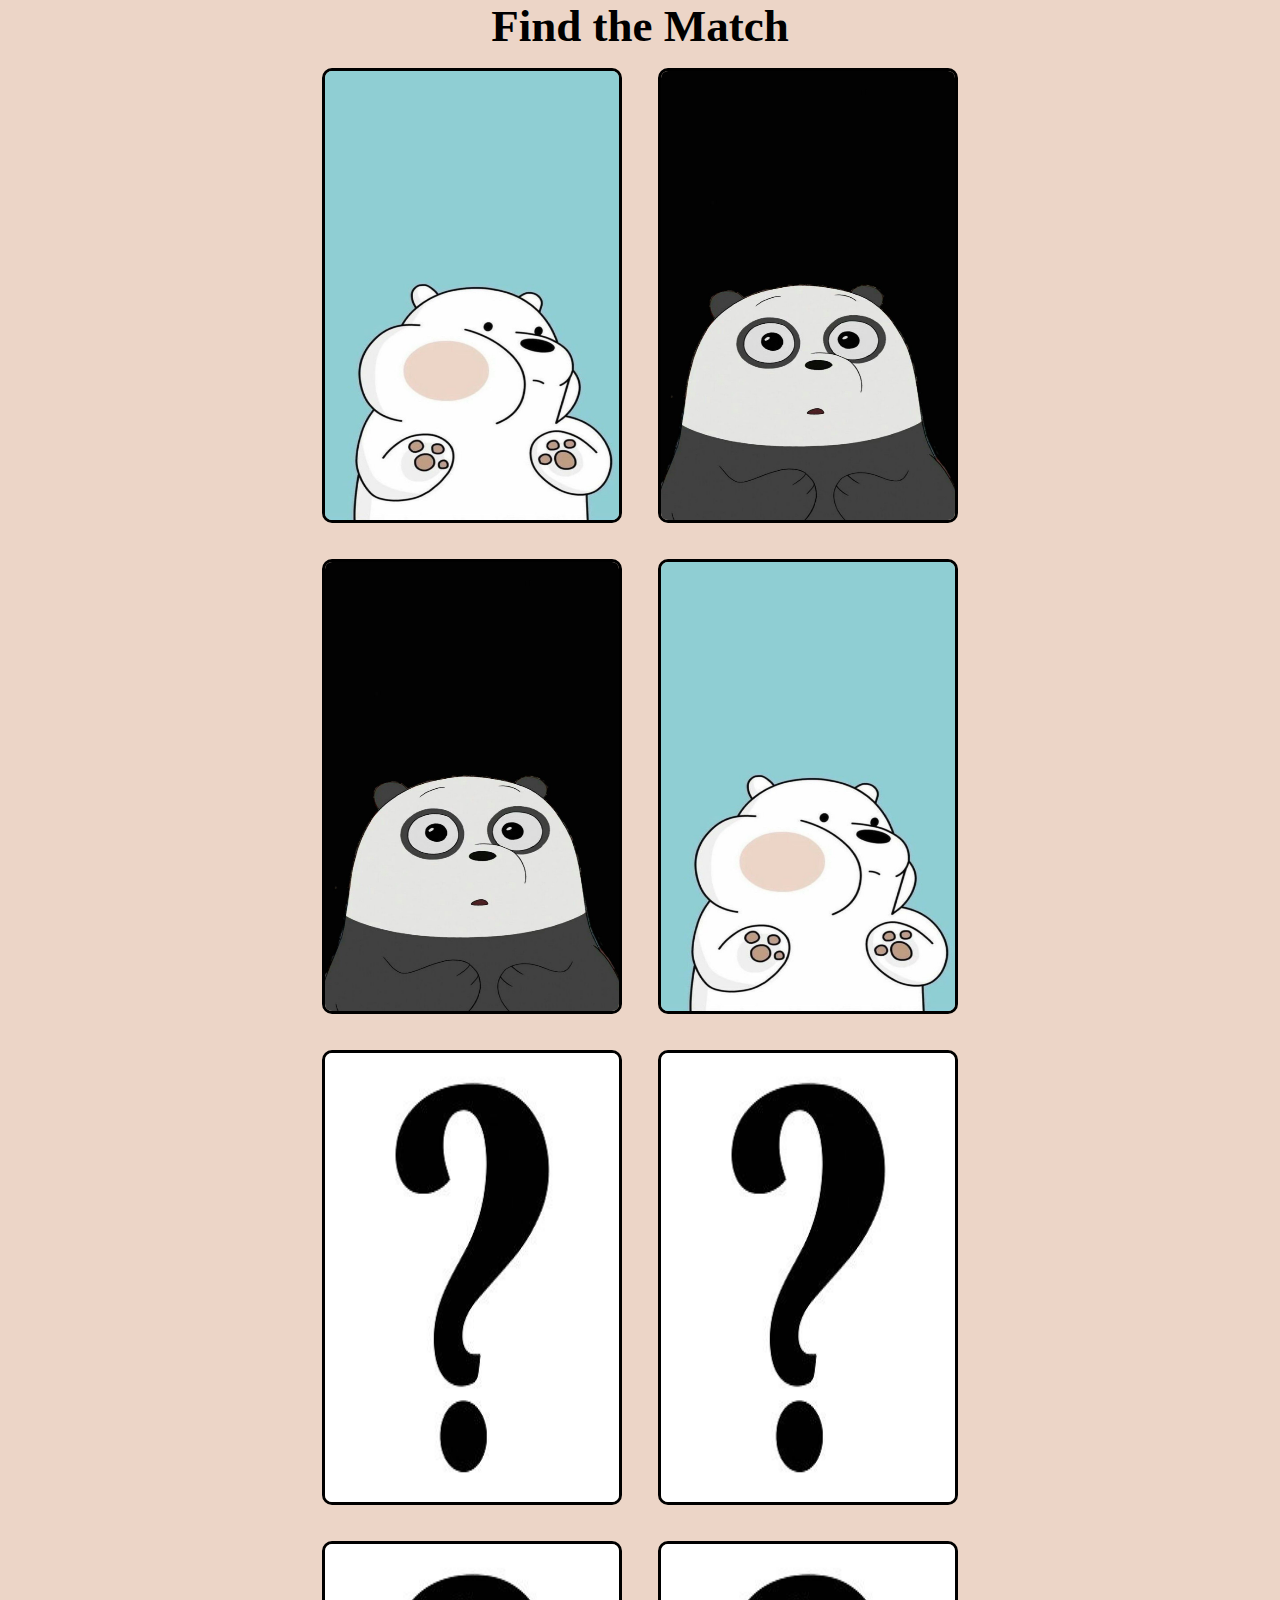
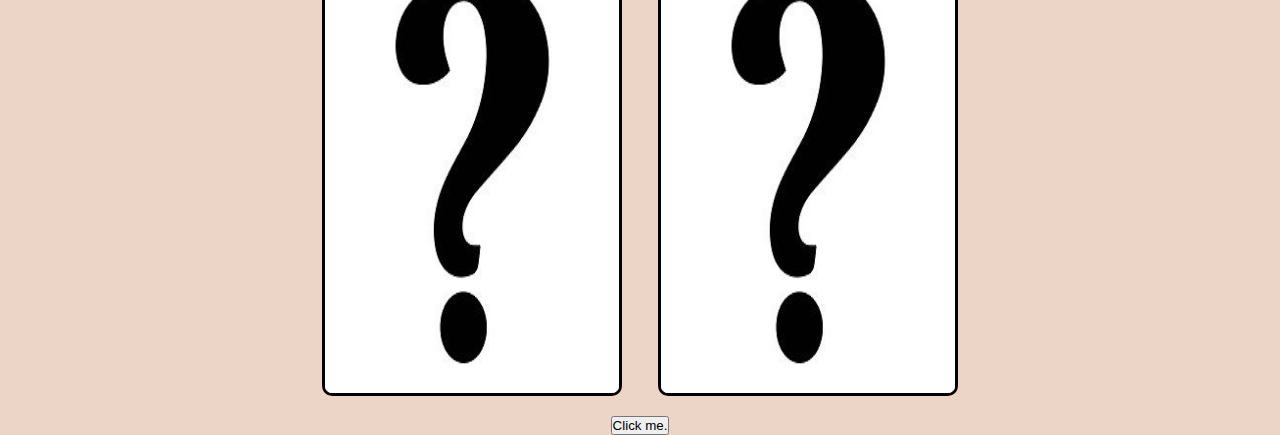
<file: 4 card game/index.html>
<!DOCTYPE html>
<html lang="en">

<head>
    <meta charset="UTF-8">
    <meta name="viewport" content="width=device-width, initial-scale=1.0">
    <link rel="stylesheet" href="style.css">
    <title>4 Card Game</title>
</head>

<body>
    <div class="wrapper">
        <header>
            <h1>Find the Match</h1>
        </header>
        <div class="image-show">
            <div class="box">
                <div class="images">
                    <div class="top show">
                        <img src="./img/panda.jpg" alt="panda">
                        <img src="./img/bear.jpg" alt="bear">
                    </div>

                    <div class="bottom show">
                        <img src="./img/bear.jpg" alt="bear">
                        <img src="./img/panda.jpg" alt="panda">
                    </div>
                </div>
            </div>
        </div>
    </div>

    <div class="img-no-show">
        <div class="images">
            <div class="top no-show">
                <img src="./img/questionmark.jpg" alt="question mark">
                <img src="./img/questionmark.jpg" alt="question mark">
            </div>

            <div class="bottom no-show">
                <img src="./img/questionmark.jpg" alt="question mark">
                <img src="./img/questionmark.jpg" alt="question mark">
            </div>
        </div>
    </div>
    <button 
onclick
="alert('Hello')">Click me.</button>
    <script src="./script.js"></script>
</body>

</html>
</file>
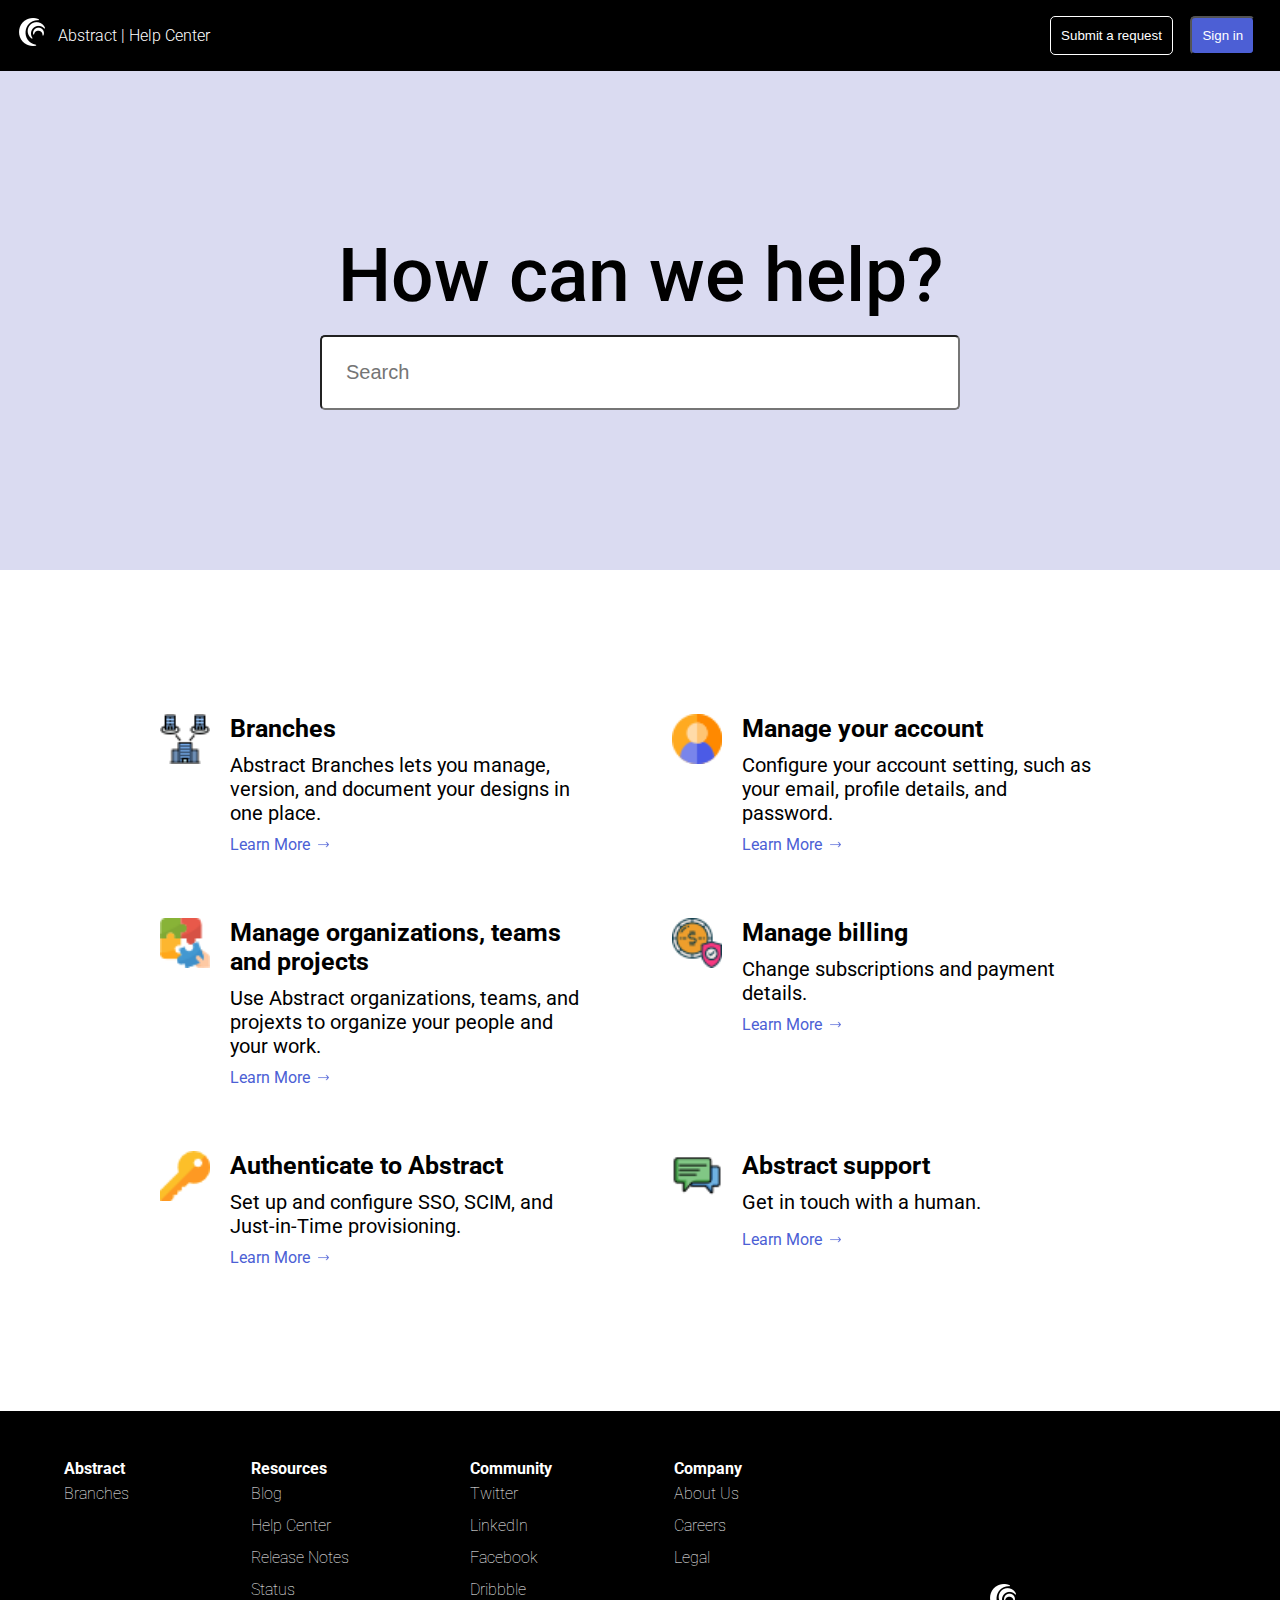
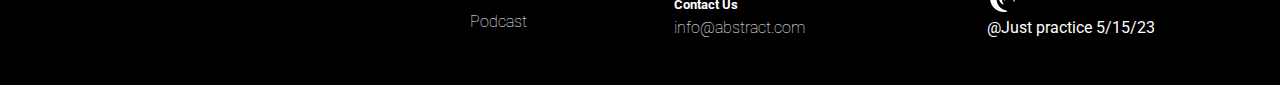
<file: abstract practice app/index.html>
<!DOCTYPE html>
<html lang="en">

<head>
    <meta charset="UTF-8">
    <meta http-equiv="X-UA-Compatible" content="IE=edge">
    <meta name="viewport" content="width=device-width, initial-scale=1.0">
    <link rel="preconnect" href="https://fonts.googleapis.com">
    <link rel="preconnect" href="https://fonts.gstatic.com" crossorigin>
    <link href="https://fonts.googleapis.com/css2?family=Roboto:wght@100;300;400&display=swap" rel="stylesheet">
    <link rel="stylesheet" href="style.css">
    <title>Abstract Help Page</title>
</head>

<body>
    <header>
        <div class="help-center">
            <figure>
                <img src="./img/abstract-shape.png" alt="">
            </figure>
            <h4>Abstract | Help Center</h4>
        </div>
        <nav>
            <button class="btn submit">Submit a request</button>
            <button class="btn sign-in">Sign in</button>
        </nav>
    </header>

    <section>
        <h2>How can we help?</h2>
        <input type="search" placeholder="Search" type="image">
    </section>

    <div class="choices">
        <div class="branches choice-name">
            <figure>
                <img class="choice-icon" src="./img/branch.png" alt="">
            </figure>
            <div>
                <h3>Branches</h3>
                <p>Abstract Branches lets you manage, version, and document your designs in one place.</p>
                <div>
                    <a href="">Learn More <span><img class="arrow" src="./img/right-arrow.png" alt=""></span></a>
                </div>
            </div>
        </div>

        <div class="manage-your-account choice-name">
            <figure>
                <img class="choice-icon" src="./img/user.png" alt="">
            </figure>
            <div>
                <h3>Manage your account</h3>
                <p>Configure your account setting, such as your email, profile details, and password.</p>
                <div>
                    <a href="">Learn More <span><img class="arrow" src="./img/right-arrow.png" alt=""></span></a>
                </div>
            </div>
        </div>

        <div class="manage-organizations choice-name">
            <figure>
                <img class="choice-icon" src="./img/jigsaw.png" alt="">
            </figure>
            <div>
                <h3>Manage organizations, teams and projects</h3>
                <p>Use Abstract organizations, teams, and projexts to organize your people and your work.</p>
                <div>
                    <a href="">Learn More <span><img class="arrow" src="./img/right-arrow.png" alt=""></span></a>
                </div>
            </div>
        </div>

        <div class="manage-billing choice-name">
            <figure>
                <img class="choice-icon" src="./img/insurance.png" alt="">
            </figure>
            <div>
                <h3>Manage billing</h3>
                <p>Change subscriptions and payment details.</p>
                <div>
                    <a href="">Learn More <span><img class="arrow" src="./img/right-arrow.png" alt=""></span></a>
                </div>
            </div>
        </div>

        <div class="authenticate choice-name">
            <figure>
                <img class="choice-icon" src="./img/key.png" alt="">
            </figure>
            <div>
                <h3>Authenticate to Abstract</h3>
                <p>Set up and configure SSO, SCIM, and Just-in-Time provisioning.</p>
                <div>
                    <a href="">Learn More <span><img class="arrow" src="./img/right-arrow.png" alt=""></span></a>
                </div>
            </div>
        </div>



        <div class="abstract-support choice-name">
            <figure>
                <img class="choice-icon" src="./img/chat.png" alt="">
            </figure>
            <div>
                <h3>Abstract support</h3>
                <p>Get in touch with a human.</p>
                <ul>
                    <li>
                        <a href="">
                            Learn More
                            <img class="arrow" src="./img/right-arrow.png" alt="">
                        </a>
                    </li>
                </ul>
            </div>
        </div>
    </div>

    <footer>
        <div class="abstract-footer end">
            <h4>Abstract</h4>
            <ul>
                <li><a href="">Branches</a></li>
            </ul>
        </div>

        <div class="resources end">
            <h4>Resources</h4>
            <ul>
                <li>
                    <a href="">Blog</a>
                </li>
                <li>
                    <a href="">Help Center</a>
                </li>
                <li>
                    <a href="">Release Notes</a>
                </li>
                <li>
                    <a href="">Status</a>
                </li>
            </ul>
        </div>

        <div class="community end">
            <h4>Community</h4>
            <ul>
                <li>
                    <a href="">Twitter</a>
                </li>
                <li>
                    <a href="">LinkedIn</a>
                </li>
                <li>
                    <a href="">Facebook</a>
                </li>
                <li>
                    <a href="">Dribbble</a>
                </li>
                <li>
                    <a href="">Podcast</a>
                </li>
            </ul>
        </div>

        <div class="company end">
            <h4>Company</h4>
            <ul>
                <li>
                    <a href="">About Us</a>
                </li>
                <li>
                    <a href="">Careers</a>
                </li>
                <li>
                    <a href="">Legal</a>
                </li>
            </ul>

            <h5>Contact Us</h5>
            <a href="mailto:">info@abstract.com</a>
        </div>

        <div class="abstract-shape">
            <figure>
                <img src="./img/abstract-shape.png" alt="">
                <p>@Just practice 5/15/23</p>
            </figure>
        </div>
    </footer>

</body>

</html>
</file>
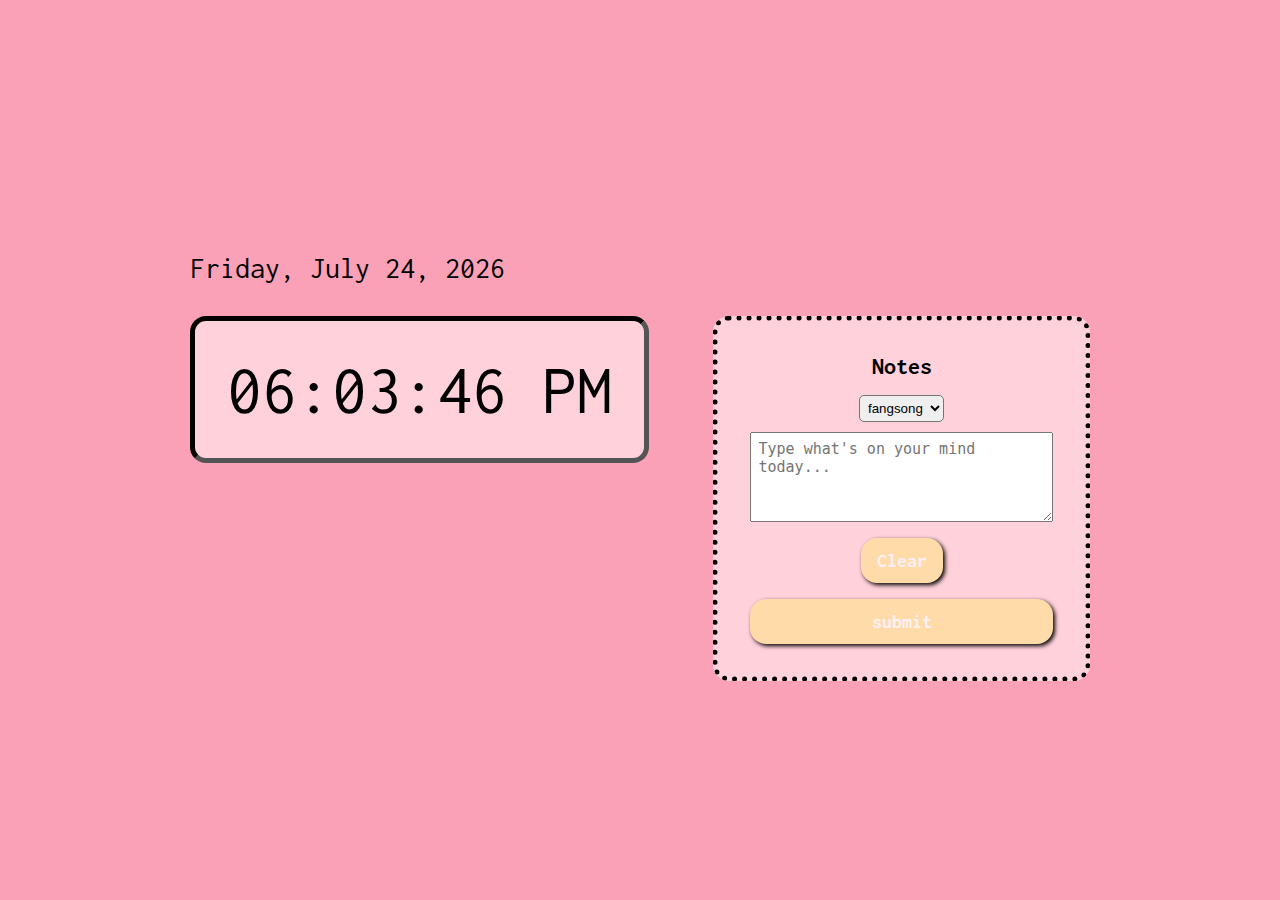
<file: clock-time/index.html>
<!DOCTYPE html>
<html lang="en">

<head>
    <meta charset="UTF-8">
    <meta name="viewport" content="width=device-width, initial-scale=1.0">
    <title>Clock</title>
    <link rel="preconnect" href="https://fonts.googleapis.com">
    <link rel="preconnect" href="https://fonts.gstatic.com" crossorigin>
    <link href="https://fonts.googleapis.com/css2?family=Inconsolata:wght@200;300&display=swap" rel="stylesheet">
    <link rel="stylesheet" href="./asset/css/style.css">
</head>

<body>
    <div class="container">
        <div class="date-box">
            <div class="date" id="today"></div>
        </div>
        <div class="box">
            <div class="clock-box space">
                <div class="clock timer" id="display-clock">
                </div>
            </div>
            <div class="little-notes space">
                <div class="note">
                    <h2>Notes</h2>
                    <form class="options" id="optionsform">
                        <!-- taken from bootcamp -->
                        <select id="typeface"> 
                            <option value="fangsong">
                                <h3>fangsong</h3>
                            </option>
                            <option value="cursive">
                                <h3>cursive</h3>
                            </option>
                            <option value="inherit">
                                <h3>inherit</h3>
                            </option>
                            <option value="unset">
                                <h3>unset</h3>
                            </option>
                        </select>
                    </form>
                    <textarea id="textarea" name="show" placeholder="Type what's on your mind today..." cols="30" rows="10"></textarea>
                    <div>
                        <button id="clear" class="clear-btn">Clear</button>
                    </div>
                    <input class="note-btn" type="button" value="submit" id="submit">

                    <div>
                        <h3 id="response" class="response-text"></h3>
                    </div>
                </div>
                <!-- <div class="back-btn">
                    <button id="backbtn">Restart Note</button>
                </div> -->
            </div>
        </div>

    </div>
    <script src="./asset/js/script.js"></script>
</body>

</html>

<!-- https://quotesondesign.com/api/ api under clock -->
</file>
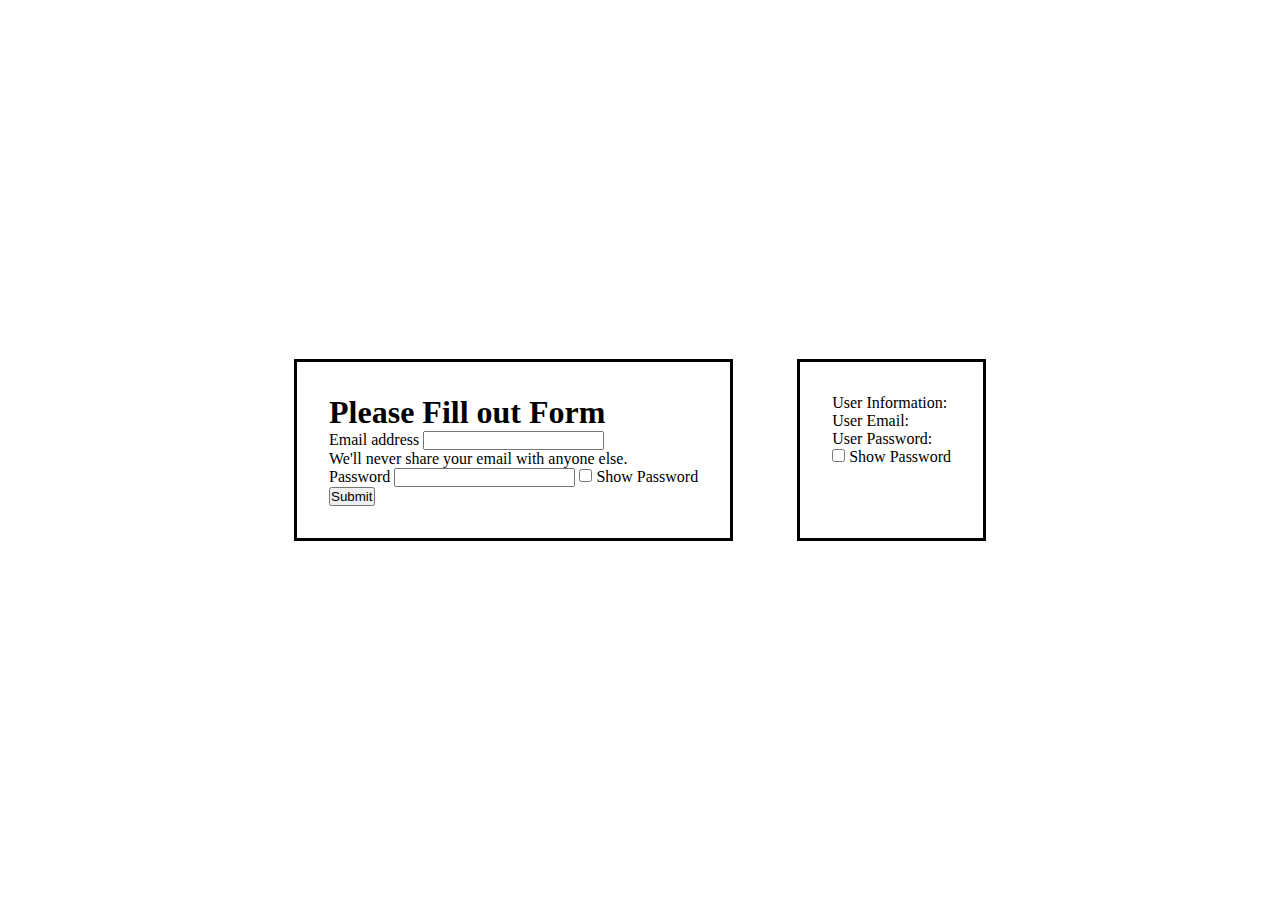
<file: form/index.html>
<!DOCTYPE html>
<html lang="en">

<head>
    <meta charset="UTF-8">
    <meta name="viewport" content="width=device-width, initial-scale=1.0">
    <link rel="stylesheet" href="./assets/css/style.css">
    <title>Form</title>
    <link href="https://cdn.jsdelivr.net/npm/bootstrap@5.3.1/dist/css/bootstrap.min.css" rel="stylesheet" integrity="sha384-4bw+/aepP/YC94hEpVNVgiZdgIC5+VKNBQNGCHeKRQN+PtmoHDEXuppvnDJzQIu9" crossorigin="anonymous">
</head>

<body>
  <div class="wrapper">
    <div class="first box">
        <form>
            <h1>Please Fill out Form</h1>
            <div class="mb-3">
              <label for="exampleInputEmail1" class="form-label">Email address</label>
              <input type="email" name="email" class="form-control" id="exampleInputEmail1" aria-describedby="emailHelp">
              <div id="emailHelp" class="form-text">We'll never share your email with anyone else.</div>
            </div>
            <div class="mb-3">
              <label for="exampleInputPassword1" class="form-label">Password</label>
              <input type="password" name="password" class="form-control" id="exampleInputPassword1">
              <input type="checkbox" class="form-check-input"  id="exampleCheck1"> Show Password
            </div>
            <div id="message"></div>
            <button type="submit" class="btn btn-primary" >Submit</button>
        </form>
    </div>
    <div class="second box">
        User Information:
        <p>User Email: <span id="showemail"></span></p>
        <div class="show-password">
            <p>User Password: <span id="showpassword"></span></p>
            <div class="mb-3 form-check">
              <input type="checkbox" class="form-check-input" id="exampleCheck1"> Show Password
            </div>
        </div>

    </div>
  </div>
    <script src="./assets/js/script.js"></script>
</body>

</html>
</file>
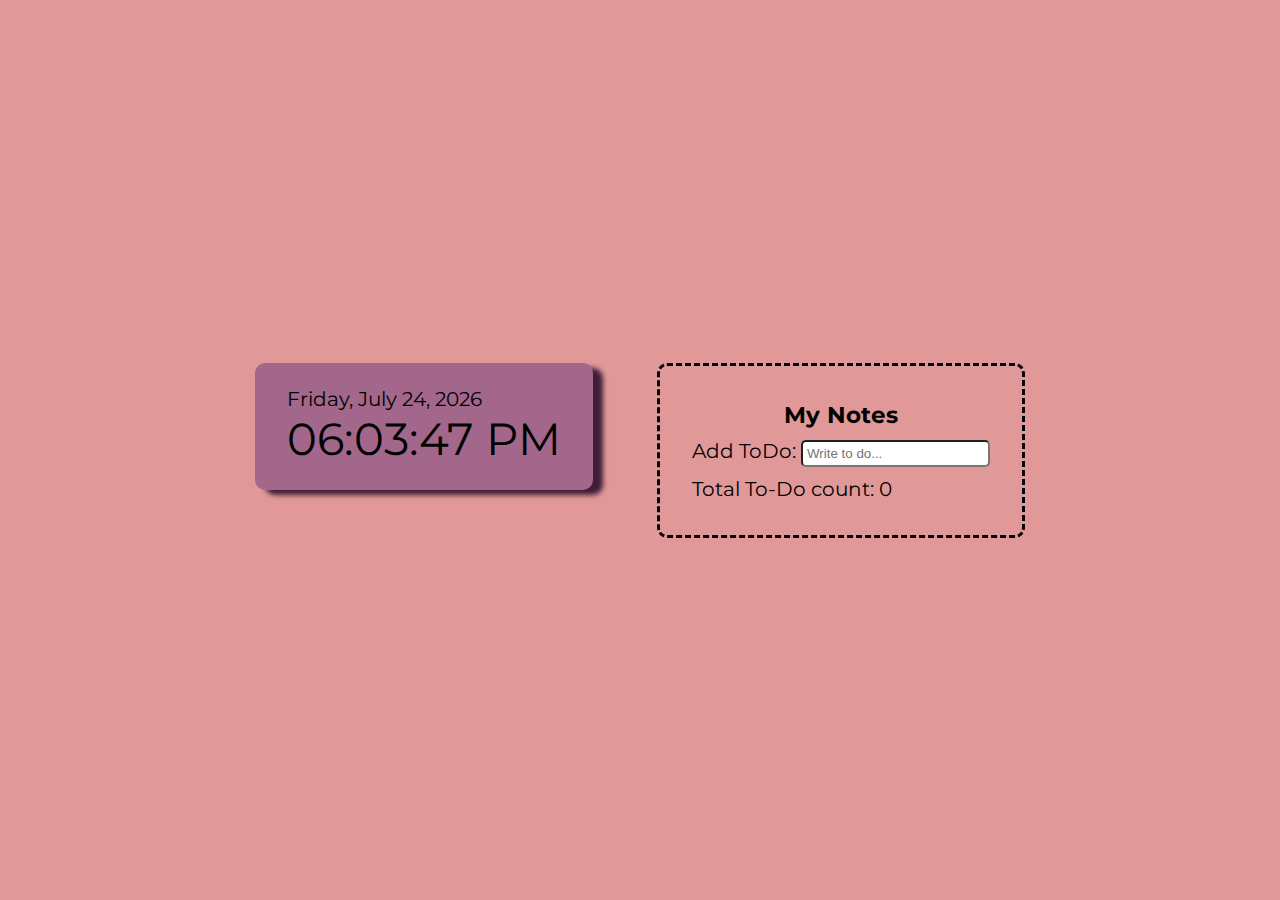
<file: Notes app/index.html>
<!DOCTYPE html>
<html lang="en">

<head>
    <meta charset="UTF-8">
    <meta http-equiv="X-UA-Compatible" content="IE=edge">
    <meta name="viewport" content="width=device-width, initial-scale=1.0">
    <title>Notes</title>
    <link rel="preconnect" href="https://fonts.googleapis.com">
    <link rel="preconnect" href="https://fonts.gstatic.com" crossorigin>
    <link href="https://fonts.googleapis.com/css2?family=Montserrat:wght@200;300;400;500&display=swap" rel="stylesheet">
    <link rel="stylesheet" href="./style.css">
</head>

<body>
    <div class="wrapper">
        <div class="first-box square">
            <div id="date"></div>
            <div id="time"></div>
        </div>

        <div class="second-box square">

            <h3>My Notes</h3>
            <div class="container">
                <div class="notes">
                    <form id="todo-form" method="POST">
                        <label for="todo-text">Add ToDo: </label>
                        <input type="text" placeholder="Write to do..." name="todo-text" id="todo-text">
                    </form>
                    <p>Total To-Do count: <span id="todo-count">0</span></p>
                    <ul id="todo-list"></ul> <!-- from javascript -->
                </div>
            </div>

        </div>
    </div>
    <!-- <footer>Made by Mua</footer> -->
    <script src="script.js"></script>
</body>

</html>

<!-- https://dev.to/dcodeyt/build-a-notes-app-in-javascript-with-local-storage-1m3e -->
<!-- note app javascript -->
</file>
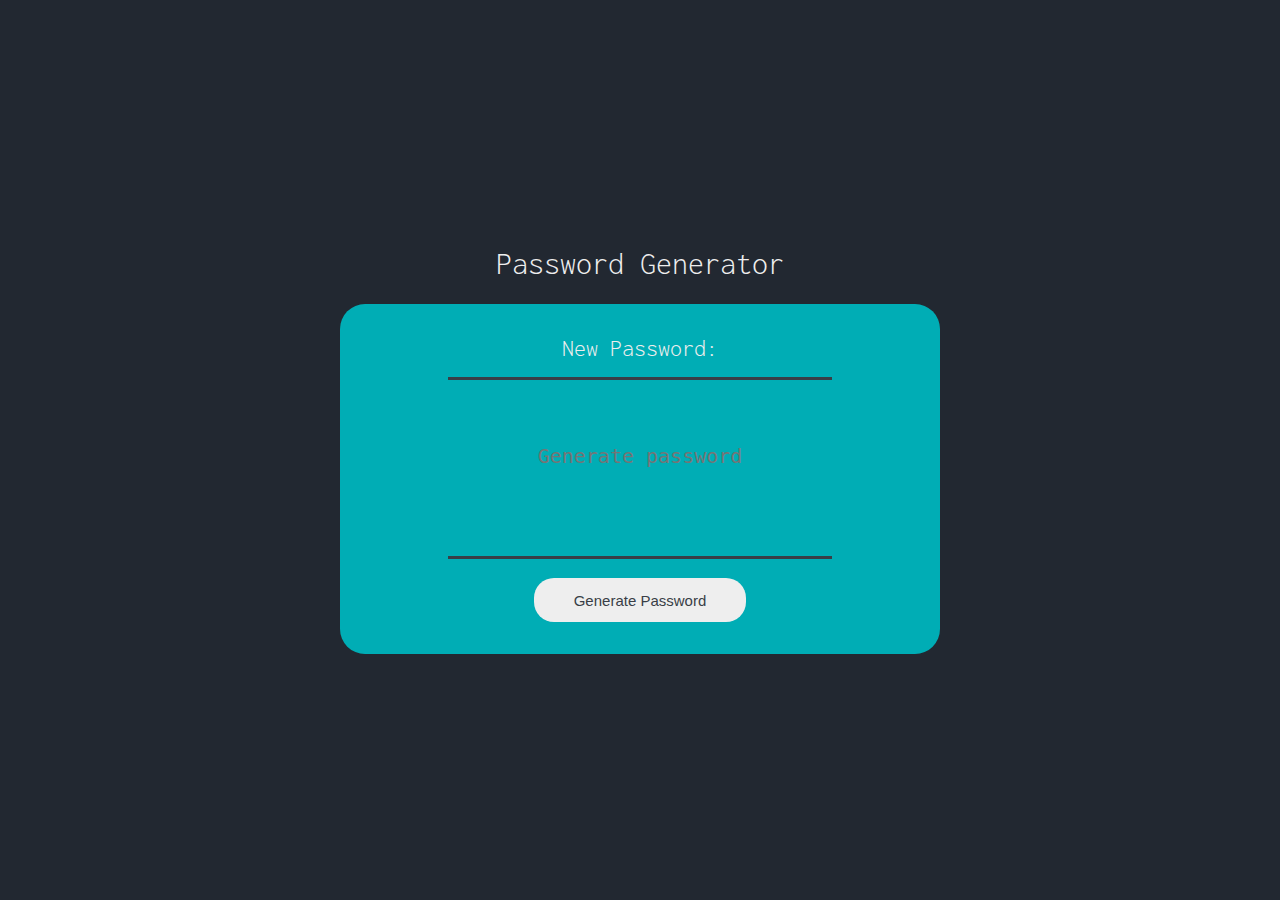
<file: Open-sesame/index.html>
<!DOCTYPE html>
<html lang="en">

<head>
    <meta charset="UTF-8">
    <meta name="viewport" content="width=device-width, initial-scale=1.0">
    <link rel="stylesheet" href="./assets/css/style.css">
    <title>Open Sesame</title>
    <link rel="preconnect" href="https://fonts.googleapis.com">
    <link rel="preconnect" href="https://fonts.gstatic.com" crossorigin>
    <link href="https://fonts.googleapis.com/css2?family=Inconsolata:wght@200;300&display=swap" rel="stylesheet">
</head>

<body>
    <div class="wrapper">
        <header>
            <h1>Password Generator</h1>
        </header>
        <div class="box">
            <div class="box-header">
                <h2>New Password:</h2>
            </div>
            <div class="box-body">
                <textarea readonly id="password" placeholder="Generate password"
                    aria-label="Generated Password"></textarea>
            </div>
            <div class="card-footer">
                <button id="generate" class="btn">Generate Password</button>
            </div>
        </div>
    </div>
    <script src="./assets/js/script.js"></script>
</body>

</html>
</file>
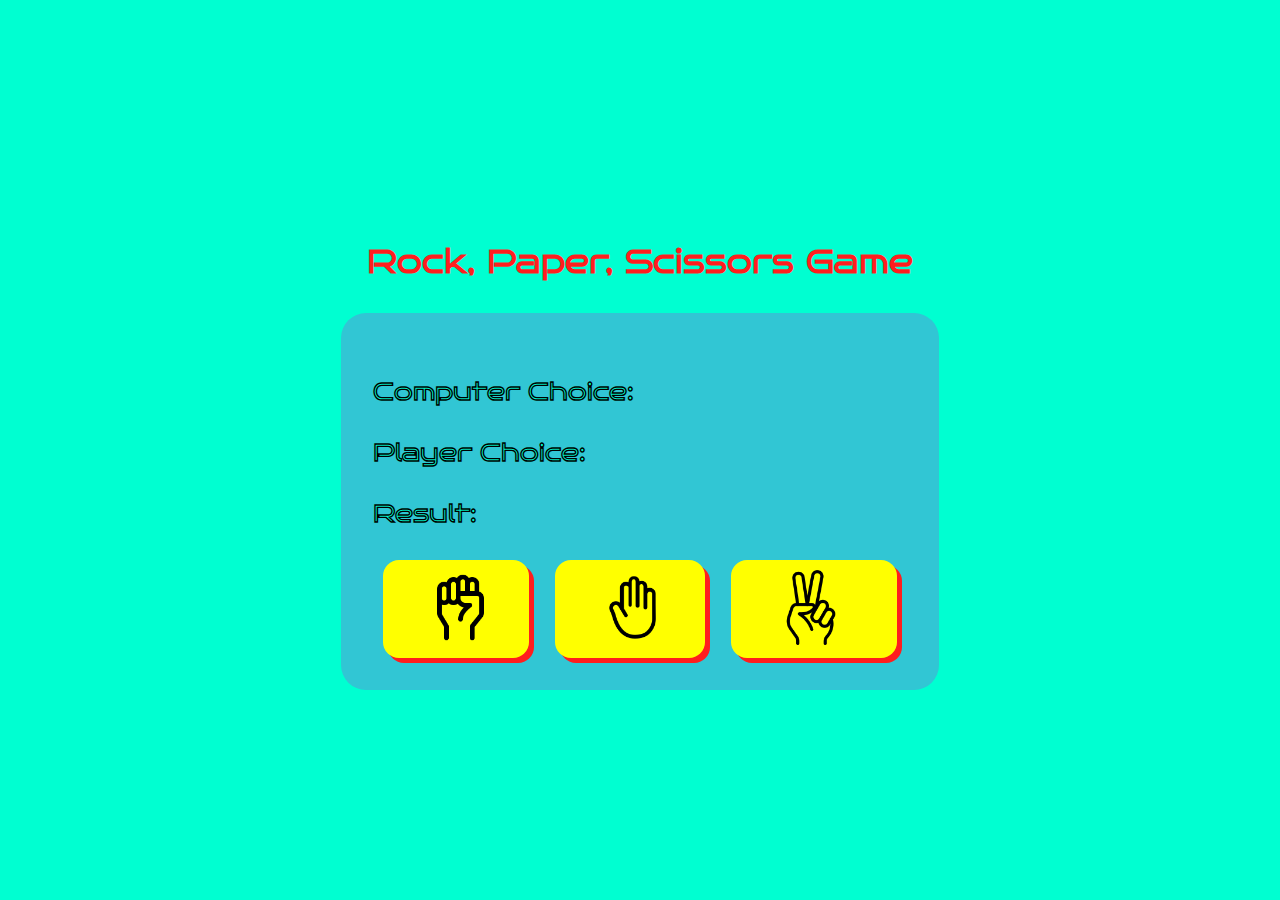
<file: R,S,P app/index.html>
<!DOCTYPE html>
<html lang="en">

<head>
    <meta charset="UTF-8">
    <meta http-equiv="X-UA-Compatible" content="IE=edge">
    <meta name="viewport" content="width=device-width, initial-scale=1.0">
    <link rel="stylesheet" href="style.css">
    <link rel="preconnect" href="https://fonts.googleapis.com">
    <link rel="preconnect" href="https://fonts.gstatic.com" crossorigin>
    <link href="https://fonts.googleapis.com/css2?family=Bruno+Ace&display=swap" rel="stylesheet">
    <title>R,P,S</title>
</head>

<body>
    <header>
        <h1>Rock, Paper, Scissors Game</h1>
    </header>

    <div class="game">
        <h2>Computer Choice: <span id="computer"></span></h2>
        <h2>Player Choice: <span id="player"></span></h2>
        <h2>Result: <span id="results"></span></h2>

        <button class="btn"><img src="./img/raise-hand.png" alt="fist or rock">Rock</button>
        <button class="btn"><img src="./img/hand.png" alt="hand or paper">Paper</button>
        <button class="btn"><img src="./img/peace.png" alt="peace or scissors">Scissors</button>
    </div>

    <footer></footer>
    <script src="script.js"></script>
</body>

</html>

<!-- https://www.youtube.com/watch?v=RwFeg0cEZvQ&t=982s -->
<!-- https://www.youtube.com/watch?v=n1_vHArDBRA -->
</file>
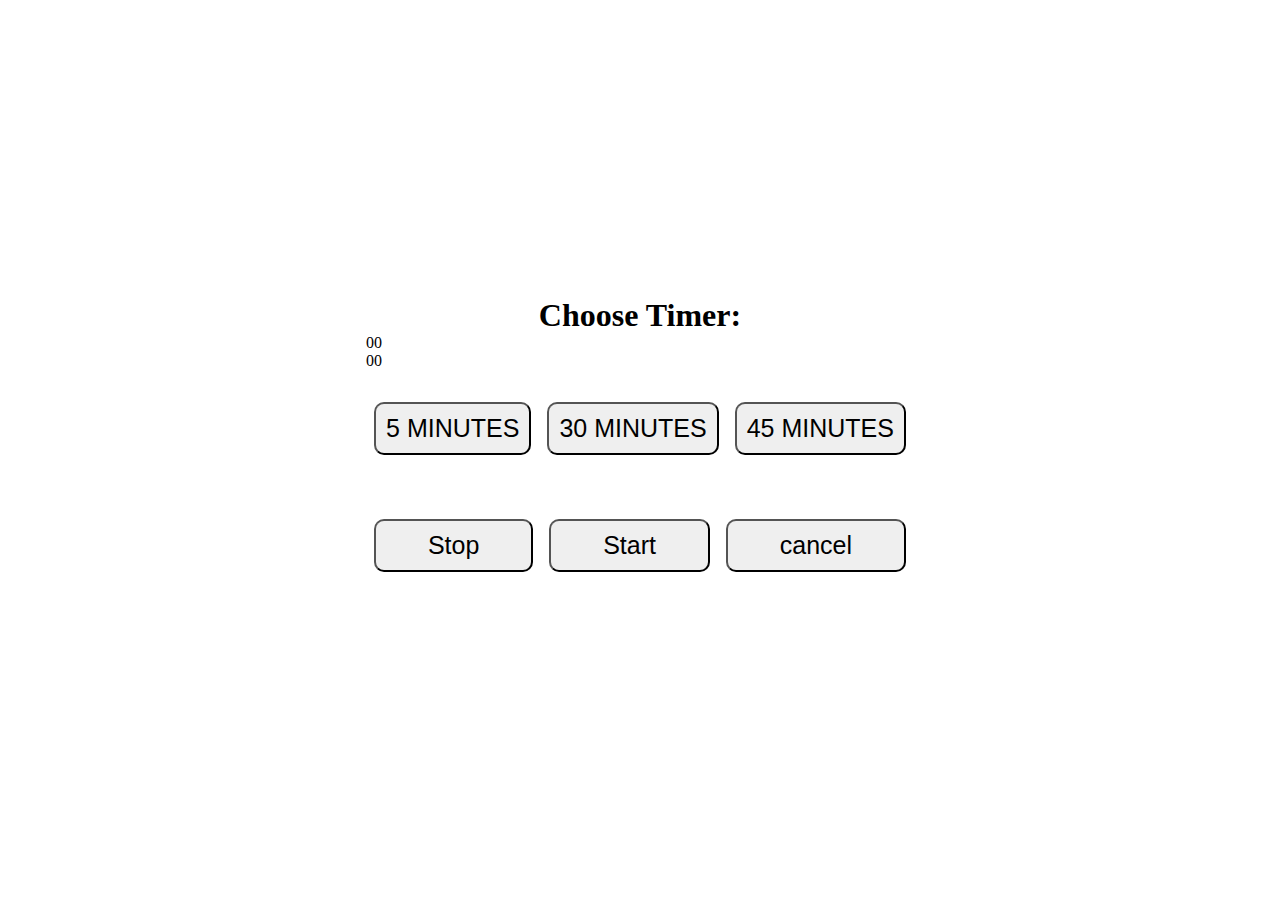
<file: timer/index.html>
<!DOCTYPE html>
<html lang="en">

<head>
    <meta charset="UTF-8">
    <meta name="viewport" content="width=device-width, initial-scale=1.0">
    <title>Timer</title>
    <link rel="stylesheet" href="./assets/css/style.css">
</head>

<body>
    <div class="wrapper">
        <header id="header">
            <h1>
                Choose Timer:
            </h1>
        </header>
        <div class="show-time" id="showing-time">
            <p id="minutes">00</p>
            <p id="seconds">00</p>
        </div>
        <div class="box">
            <div class="options">
                <div class="five minutes">
                    <button id="cinco">5 MINUTES</button>
                </div>
                <div class="thirty minutes">
                    <button id="treinta">30 MINUTES</button>
                </div>
                <div class="forty-five minutes">
                    <button id="cuarenta-y-cinco">45 MINUTES</button>
                </div>
            </div>
        </div>

        <div class="stop-start">
            <div class="user-control options">
                <button id="stop">Stop</button>
                <button id="start">Start</button>
                <button id="cancel">cancel</button>
            </div>

        </div>
    </div>
    <script src="./assets/js/script.js"></script>
</body>

</html>
</file>
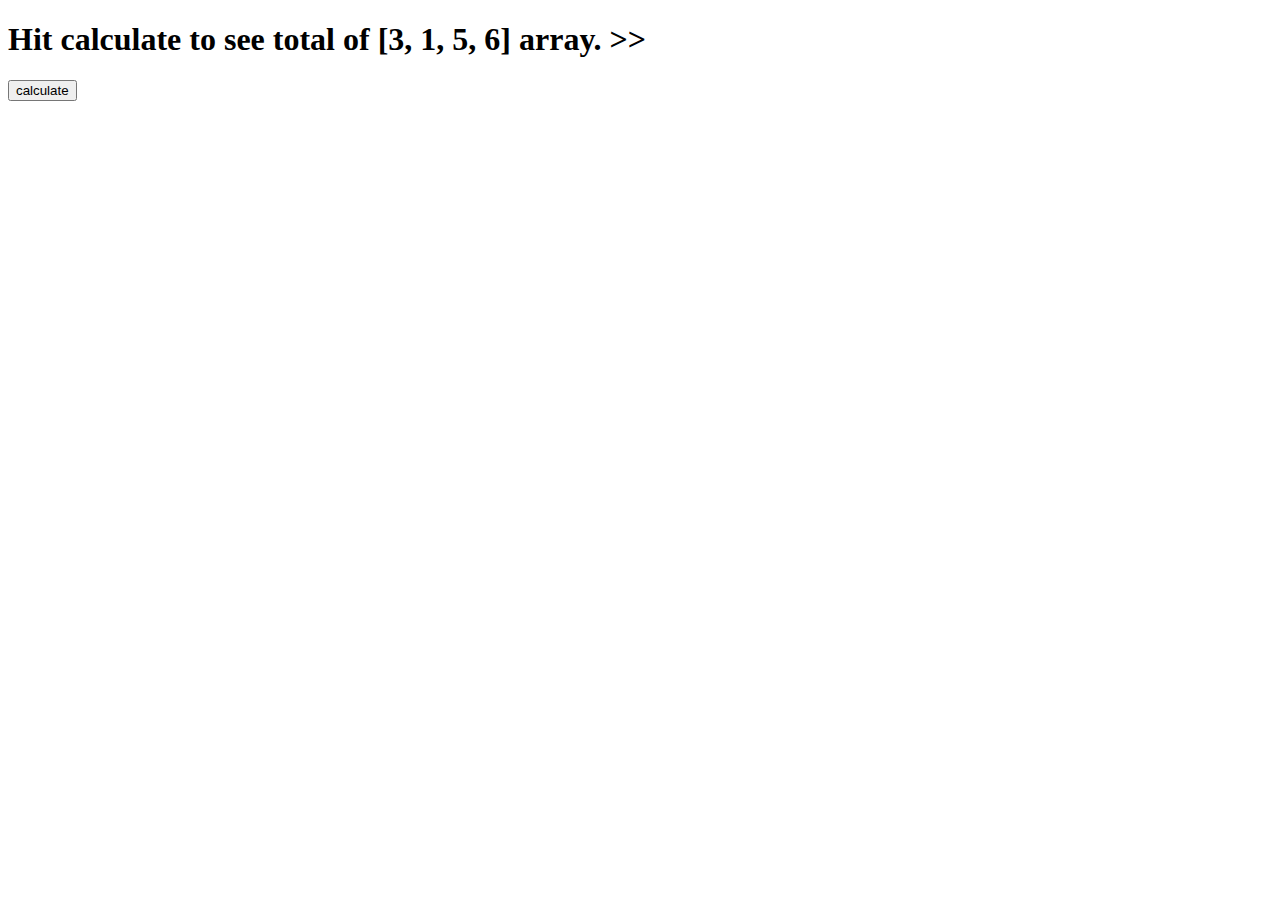
<file: bootcamp extras/calculate arr/index.html>
<!DOCTYPE html>
<html lang="en">
<head>
    <meta charset="UTF-8">
    <meta name="viewport" content="width=device-width, initial-scale=1.0">
    <title>Calculate array</title>
</head>
<body>
    <h1>Hit calculate to see total of [3, 1, 5, 6] array. >></h1>
    <button id="cal">calculate</button>
    <div id="display"></div>
    <script src="./js/script.js"></script>
</body>
</html>
</file>
<file: 4 card game/style.css>
:root {
    --black: black;
    --coral: #ecd5c7;
}

* {
    margin: 0;
    padding: 0;
    box-sizing: border-box;
}

body {
    min-height: 100vh;
    display: flex;
    flex-direction: column;
    align-items: center;
    background: var(--coral);
}

h1 {
    text-align: center;
    font-size: 45px;
}

img {
    height: 455px;
    width: 300px;
    cursor: pointer;
    border: solid 3px black;
    border-radius: 10px;
}

.show img,
.no-show img {
    margin: 1rem 1rem;
}
</file>
<file: abstract practice app/style.css>
:root {
    --Blue: #4C5FD5;
    --Gray: #dadbf1;
    --Black: #000000;
    --White: #fff;
}

* {
    margin: 0;
    padding: 0;
    box-sizing: border-box;
}

body {
    min-height: 100vh;
    font-family: 'Roboto', sans-serif;
}

header {
    background-color: var(--Black);
    color: var(--White);
    display: grid;
    grid-template-columns: auto auto;
    padding: 1rem;
}

header h4 {
    display: flex;
    align-items: center;
    font-weight: 300;
}

.help-center {
    display: grid;
    grid-template-columns: 7% 30%;
}

nav {
    display: flex;
    justify-content: end;
}

.btn {
    padding: .625rem;
    cursor: pointer;
    margin: 0 .55rem;
    width: fit-content;
}


.submit {
    border: solid var(--White) 1px;
    background-color: var(--Black);
    color: var(--White);
    border-radius: 5px;
    /* text-align: center; */
}

.sign-in {
    list-style: none;
    background-color: var(--Blue);
    border-radius: 5px;
    /* text-align: center; */
}

.sign-in:hover {
    background-color: var(--White);
    color: var(--Blue);
}

.sign-in {
    color: var(--White);
    font-weight: 300;
}

section {
    background-color: var(--Gray);
    display: flex;
    flex-direction: column;
    align-items: center;
    justify-content: center;
    padding: 10rem 0;
}

h2 {
    font-size: 75px;
    font-weight: 500;
}

section input {
    width: 50%;
    padding: 1.5rem;
    margin-top: 1rem;
    border-radius: 5px;
    font-size: 20px;
}

section input:hover {
    border-color: var(--Blue);
}

.choices {
    padding: 7rem 8rem;
    display: grid;
    grid-template-columns: auto auto;
}

.choice-name {
    padding: 0 2rem ;
    display: grid;
    grid-template-columns: 70px 350px;
    margin: 2rem 0;
}

.choice-name p {
    padding: .625rem 0; 
    font-size: 20px;
}

.choice-name li {
    list-style-type: none;
    padding: .35rem 0;
}

.choice-name a {
    text-decoration: none;
    color: var(--Blue);
}

.choice-icon {
    width: 50px;
}

.arrow {
    width: 15px;
    padding-left: .25rem;
}

h3 {
    font-size: 25px;
}

footer {
    background-color: var(--Black);
    color: var(--White);
    padding: 3rem 4rem;
    display: grid;
    grid-template-columns: auto auto auto auto auto;
}

.end a {
    text-decoration: none;
    color: var(--White);
    font-weight: 100;
}

.end li {
    list-style-type: none;
    padding: .40rem 0;
}

.company h5 {
    padding: 1.5rem 0 .35rem 0;
}

.abstract-shape {
    display: flex;
    justify-content: center;
    align-items: end;
}
</file>
<file: clock-time/asset/css/style.css>
:root {
    --light-pink: #FBA1B7;
    --coral: #FFD1DA;
    --very-light-pink: #FFF0F5;
    --sand: #FFDBAA;
    --white: #fff;
    --black: #000;
}

* {
    margin: 0;
    padding: 0;
    box-sizing: border-box;
}

body {
    font-family: 'Inconsolata', monospace;
    height: 100vh;
    display: flex;
    justify-content: center;
    flex-direction: column;
    align-items: center;
    background-color: var(--light-pink);
}

.date-box {
    margin: 2rem 0;
}

.date {
    font-size: 30px;
    margin-left: 2rem;
}

.clock-box {
    background-color: var(--coral);
    padding: 2rem;
    border: 5px var(--black);
    border-radius: 16px;
    border-style: inset;
    margin-bottom: 3.5rem;
    height: fit-content;
}

.box {
    text-align: center;
    display: grid;
    grid-template-columns: auto auto;
}

.space {
    margin: 0 2rem;
}

.clock {
    font-size: 70px;
}

.numbers {
    font-family: 'Inconsolata', monospace;
    font-weight: 700;
    color: var(--very-light-pink);
    background-color: var(--sand);
    border: none;
    border-radius: 10px;
    font-size: 30px;
    padding: 1rem;
    margin: 0.5rem;
    cursor: pointer;
}

.numbers:hover {
    color: var(--light-pink);
    padding: 1.2rem;
}

.note {
    background-color: var(--coral);
    border: 5px var(--black);
    border-style: dotted;
    border-radius: 16px;
    padding: 2rem;
    display: flex;
    flex-direction: column;
}

.options {
    margin: 0 0 .625rem 0;
}

#typeface {
    padding: 0.25rem;
    border-radius: 5px;
}

h2 {
    padding-bottom: 1rem;
}

textarea {
    padding: .45rem;
    font-size: 15px;
    height: 90px;
}

.note-btn,
.clear-btn {
    font-family: 'Inconsolata', monospace;
    font-weight: 700;
    font-size: 20px;
    border: none;
    color: var(--very-light-pink);
    background-color: var(--sand);
    padding: .75rem 1rem;
    border-radius: 16px;
    box-shadow: 2px 2px 4px var(--black);
    margin-top: 1rem;
    cursor: pointer;
}

.note-btn:hover,
.clear-btn:hover {
    background-color: var(--light-pink);
}

.response-text {
    display: flex;
    flex-direction: column;
}

/*  unset, fangsong, cursive, inherit*/
</file>
<file: form/assets/css/style.css>
* {
    margin: 0;
    padding: 0;
    box-sizing: border-box;
}

body {
    height: 100vh;
    display: flex;
    justify-content: center;
    align-items: center;
    flex-direction: column;
}

.wrapper {
    display: grid;
    grid-template-columns: auto auto;
}

.box {
    border: solid black;
    margin: 0 2rem;
    padding: 2rem;

}
</file>
<file: Notes app/style.css>
:root {
    --dark-tan: #E19898;
    --dark-lavender: #A2678A;
    --navy: #4D3C77;
    --purple-brown: #3F1D38;
}

* {
    margin: 0;
    padding: 0;
    box-sizing: border-box;
}

body {
    height: 100vh;
    font-size: 20px;
    display: flex;
    flex-direction: column;
    justify-content: center;
    align-items: center;
    font-family: 'Montserrat', sans-serif;
    background-color: var(--dark-tan);
}

.wrapper {
    display: grid;
    grid-template-columns: auto auto;
}

.first-box {
    font-weight: 400;
    display: flex;
    flex-direction: column;
    justify-content: center;
    background-color: var(--dark-lavender);
    box-shadow: 10px 5px 5px var(--purple-brown);
    height: fit-content;
}

.second-box {
    border: dashed;

}

#time {
    font-size: 45px;
}

.square {
    margin: 0 2rem;
    padding: 1.5rem 2rem;
    border-radius: 10px;
}

h3 {
    text-align: center;
}

h3,
label,
p {
    padding: .625rem 0;
}

li {
    padding: .30rem 0;
}

li button {
    float: right;
    padding: .25rem;
    cursor: pointer;
    border-radius: 5px;
    background-color: var(--navy
    );
    border: none;
    box-shadow: 5px 3px 3px;
}

#completed {
    cursor: pointer;
    padding: none;
}

.text {
    cursor: pointer;
    text-decoration: none;
}


#todo-text {
    padding: 0.25rem;
    border-radius: 5px;
}
</file>
<file: Open-sesame/assets/css/style.css>
:root {
    --black: #222831;
    --dark-gray: #393E46;
    --turquoise: #00ADB5;
    --light-gray: #EEEEEE;
}

* {
    margin: 0;
    padding: 0;
    box-sizing: border-box;
}

body {
    min-height: 100vh;
    display: flex;
    justify-content: center;
    align-items: center;
    font-family: 'Inconsolata', monospace;
    background-color: var(--black);
}

h1 {
    text-align: center;
    margin-bottom: 1.5rem;
    font-weight: 300;
    color: var(--light-gray);
}

h2 {
    font-weight: 300;
    color: var(--light-gray);
}

textarea {
    padding: 4rem;
    margin: 1rem;
    border: solid;
    resize: none;
    text-align: center;
    border-top-color: var(--dark-gray);
    border-bottom-color: var(--dark-gray);
    border-left: none;
    border-right: none;
    font-size: 20px;

}

button {
    cursor: pointer;
    border-style: outset 5px;
    padding: 0.825rem 2.5rem;
    border-radius: 20px;
    background-color: var(--light-gray);
    color: var(--dark-gray);
    border: none;
    font-size: 15px;
}

button:hover {
    background-color: var(--dark-gray);
    color: var(--light-gray);
}

.box {
    height: 350px;
    width: 600px;
    display: flex;
    flex-direction: column;
    justify-content: center;
    align-items: center;
    border-radius: 25px;
}

.box,
textarea {
    background-color: var(--turquoise);
}
</file>
<file: R,S,P app/style.css>
:root {
    --aqua: #00FFD1;
    --blue: #31C6D4;
    --yellow: #FFFF00;
    --red: #FF1E1E;
}

*{
    margin: 0;
    padding: 0;
    box-sizing: border-box;
}

body {
    min-height: 100vh;
    display: flex;
    flex-direction: column;
    align-items: center;
    justify-content: center;
    font-family: 'Bruno Ace', cursive;
    background-color: var(--aqua);
}

h1 {
    margin: 2rem 0;
    color: var(--red);
}

h2 {
    margin: 2rem 0;
    color: var(--aqua);
    -webkit-text-stroke: .5px black; 
}

span {
    color: var(--red);
}

button {
    margin: 0 .625rem;
    border: none;
    border-radius: 16px;
    color: transparent;
    padding: 0.625rem 0 0.625rem 2.5rem;
    background-color: var(--yellow);
    box-shadow:  5px 5px var(--red);
    cursor: pointer;
}

button:hover {
    opacity: 0.5;
}

button img {
    width: 75px;
}

.game {
    border-radius: 25px;
    padding: 2rem;
    background-color: var(--blue);
}
</file>
<file: timer/assets/css/style.css>
/* :root {
    --:;
} */

* {
    margin: 0;
    padding: 0;
    box-sizing: border-box;
}

body {
    height: 100vh;
    display: flex;
    flex-direction: column;
    justify-content: center;
    align-items: center;
}

h1 {
    text-align: center;
}

.options {
    display: grid;
    grid-template-columns: auto auto auto;
}

button {
    margin: 2rem .5rem;
    cursor: pointer;
    padding: .625rem;
    font-size: 25px;
    border-radius: 10px;
}

button:hover {
    text-decoration-line: underline;
    -webkit-text-stroke: medium;
    font-size: 27px;
}
</file>
